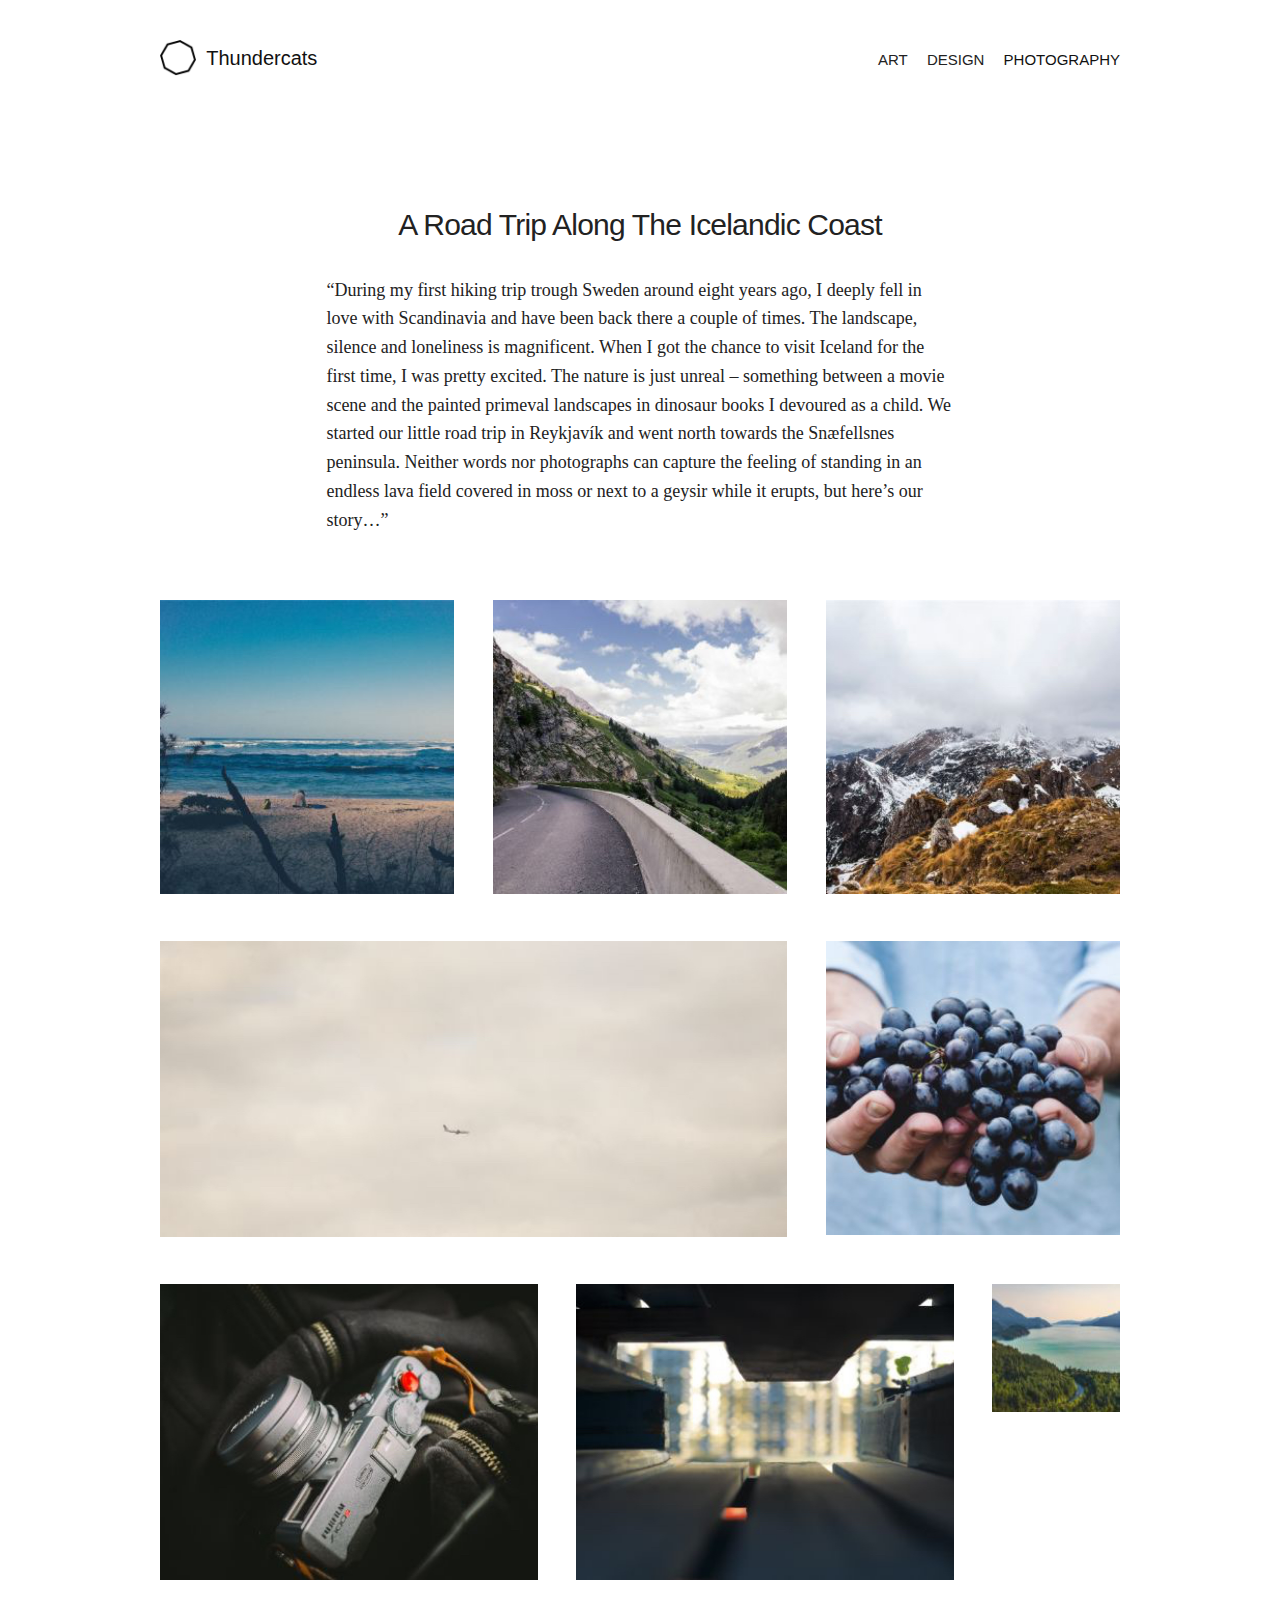
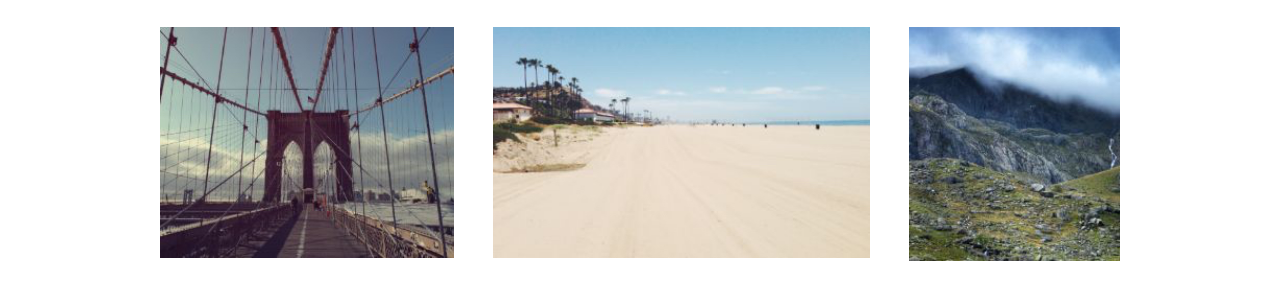
<file: index.html>
<!DOCTYPE html>
<html lang="en">
<head>

  <!-- Basic Page Needs
  –––––––––––––––––––––––––––––––––––––––––––––––––– -->
  <meta charset="utf-8">
  <title>Digital Publishing I - Übung 5</title>
  <meta name="description" content="">
  <meta name="author" content="">

  <!-- Mobile Specific Metas
  –––––––––––––––––––––––––––––––––––––––––––––––––– -->
  <meta name="viewport" content="width=device-width, initial-scale=1">


  <!-- CSS
  –––––––––––––––––––––––––––––––––––––––––––––––––– -->
  <link rel="stylesheet" href="css/normalize.css">
  <link rel="stylesheet" href="css/skeleton.css">

  <!-- Favicon
  –––––––––––––––––––––––––––––––––––––––––––––––––– -->
  <link rel="icon" type="image/png" href="images/favicon.png">

</head>
<body>

  <!-- ******** Navigation ******** -->

  <div class="container">
    <div class="row">

      <a href="index.html">
        <div id="logo" class="six columns" >
          <img src="images/logo.png" id="logo-img" />
          <p id="logo-text">Thundercats</p>
        </div>
      </a>

      <div id="navigation" class="six columns" >
        <ul>
          <li>ART</li>
          <li>DESIGN</li>
          <li><a href="photography.html">PHOTOGRAPHY</a></li>
        </ul>
      </div>

    </div>
  </div>



  <!-- ******** Headerbereich mit Text ******** -->

  <div class="container">
    <div class="row">

      <div class="twelve columns headline">
        <h4>A Road Trip Along The Icelandic Coast</h4>
      </div>

      <div class="eight columns offset-by-two" >
        <p class="trip_description">“During my first hiking trip trough Sweden around eight years ago, I deeply fell in love with Scandinavia and have been back there a couple of times. The landscape, silence and loneliness is magnificent. When I got the chance to visit Iceland for the first time, I was pretty excited. The nature is just unreal – something between a movie scene and the painted primeval landscapes in dinosaur books I devoured as a child.
          We started our little road trip in Reykjavík and went north towards the Snæfellsnes peninsula. Neither words nor photographs can capture the feeling of standing in an endless lava field covered in moss or next to a geysir while it erupts, but here’s our story…”
        </p>
      </div>
    </div>


    <!-- ******** Bildergalerie ******** -->

    <div class="row content">
      <div class="four columns">
        <img src="images/seite_1_1_1.jpg" class="u-full-width" />
      </div>
      <div class="four columns">
        <img src="images/seite_1_1_2.jpg" class="u-full-width" />
      </div>
      <div class="four columns">
        <img src="images/seite_1_1_3.jpg" class="u-full-width" />
      </div>
    </div>


    <div class="row">
      <div class="eight columns">
        <img src="images/seite_1_2_1.jpg" class="u-full-width" />
      </div>
      <div class="four columns">
        <img src="images/seite_1_2_2.jpg" class="u-full-width" />
      </div>
    </div>


    <div class="row">
      <div class="five columns">
        <img src="images/seite_1_3_1.jpg" class="u-full-width" />
      </div>
      <div class="five columns">
        <img src="images/seite_1_3_2.jpg" class="u-full-width" />
      </div>
      <div class="two columns">
        <img src="images/seite_1_3_3.jpg" class="u-full-width" />
      </div>
    </div>


    <div class="row">
      <div class="four columns">
        <img src="images/seite_1_4_1.jpg" class="u-full-width" />
      </div>
      <div class="five columns">
        <img src="images/seite_1_4_2.jpg" class="u-full-width" />
      </div>
      <div class="three columns">
        <img src="images/seite_1_4_3.jpg" class="u-full-width" />
      </div>
    </div>

  </div>

</body>
</html>
</file>
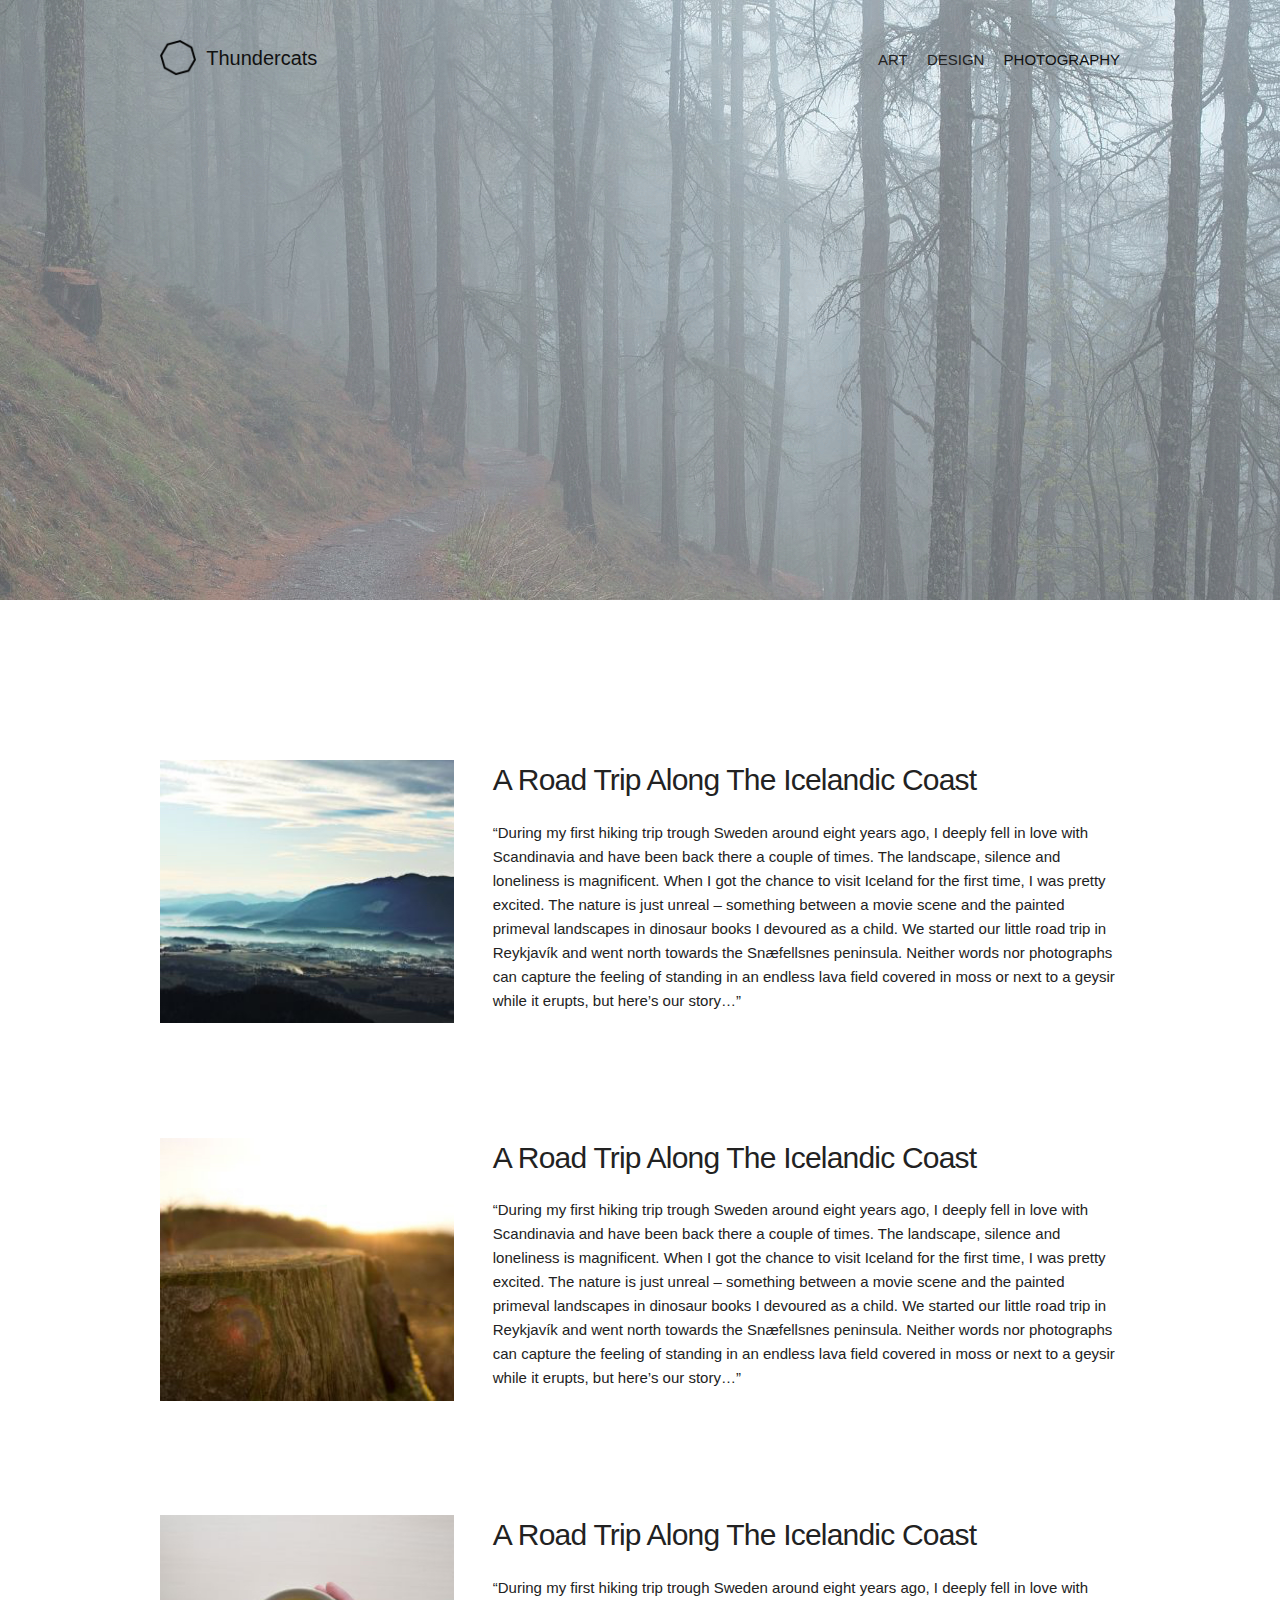
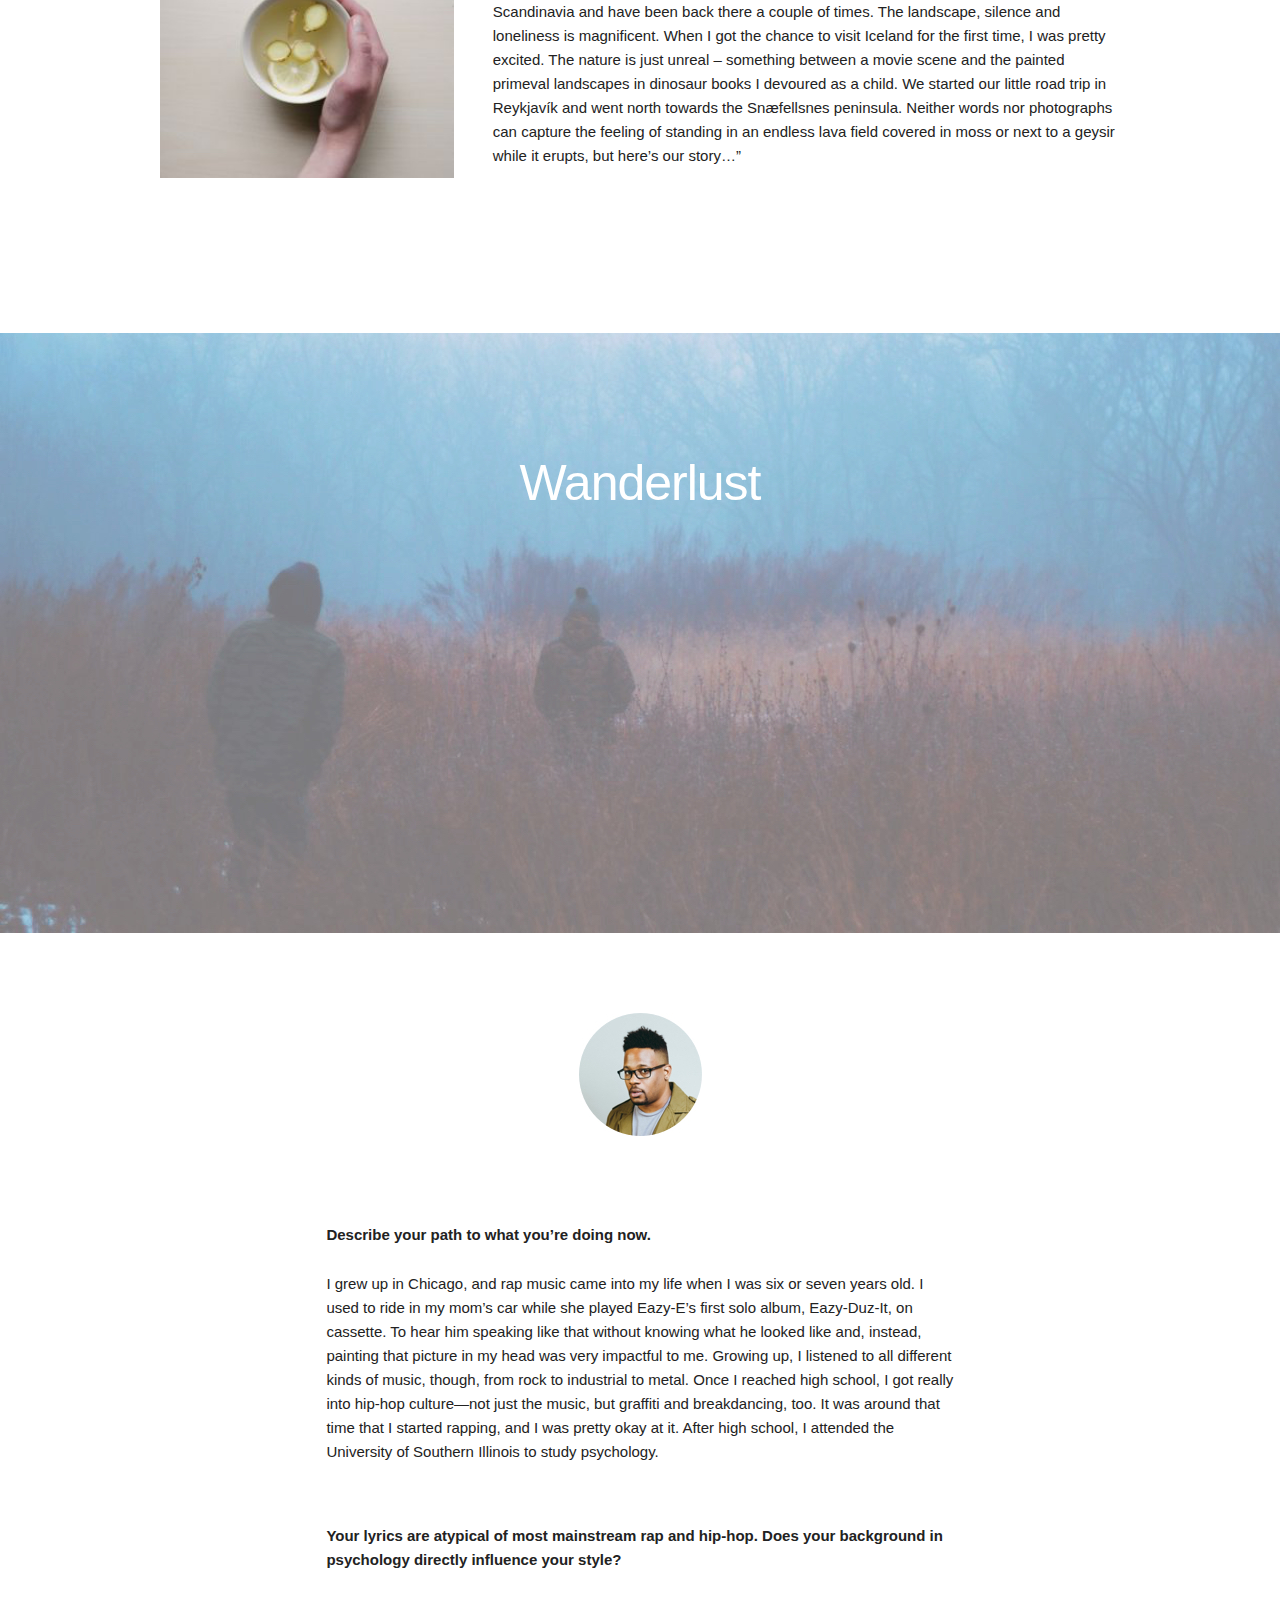
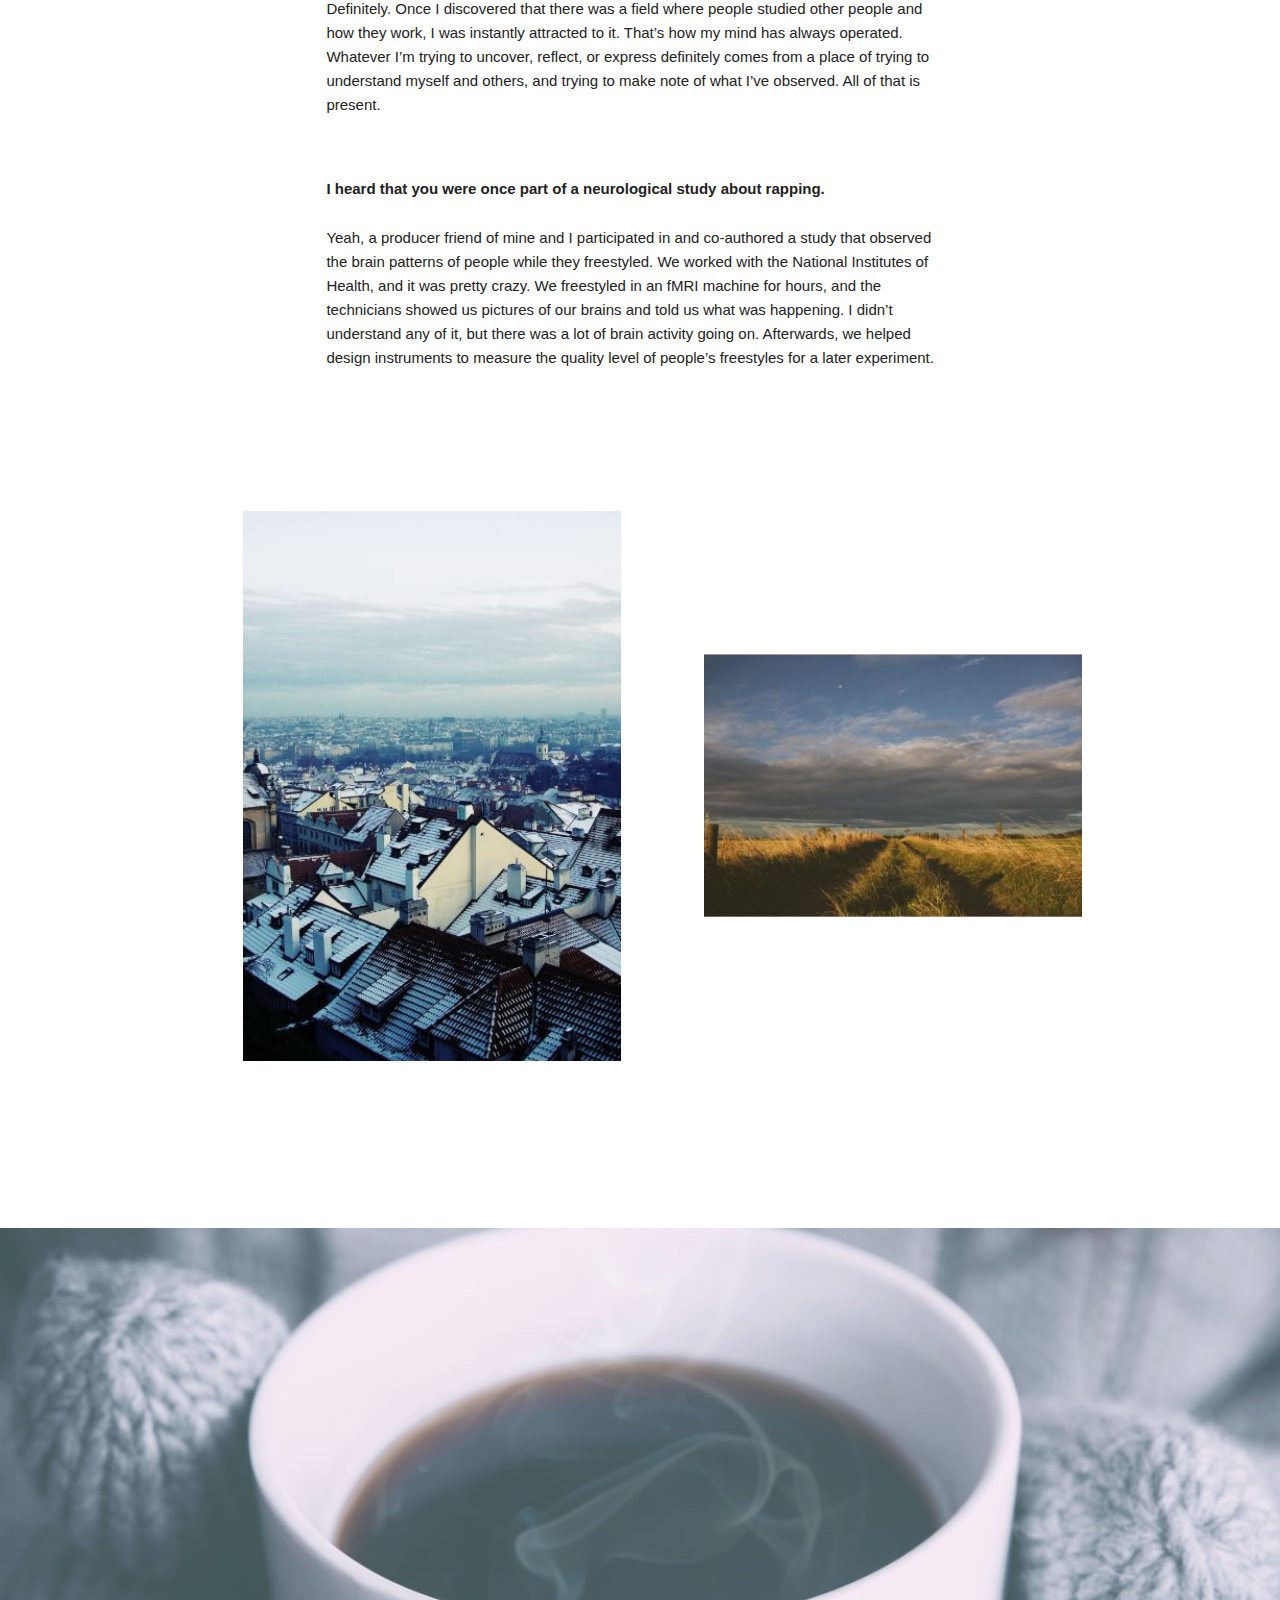
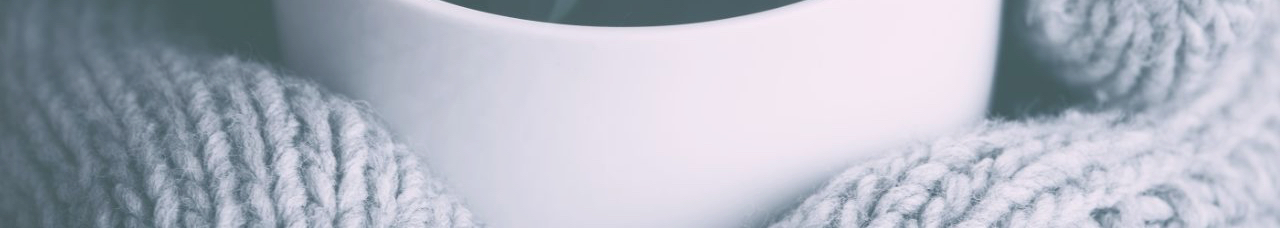
<file: photography.html>
<!DOCTYPE html>
<html lang="en">
<head>

  <!-- Basic Page Needs
  –––––––––––––––––––––––––––––––––––––––––––––––––– -->
  <meta charset="utf-8">
  <title>Digital Publishing I - Übung 5</title>
  <meta name="description" content="">
  <meta name="author" content="">

  <!-- Mobile Specific Metas
  –––––––––––––––––––––––––––––––––––––––––––––––––– -->
  <meta name="viewport" content="width=device-width, initial-scale=1">


  <!-- CSS
  –––––––––––––––––––––––––––––––––––––––––––––––––– -->
  <link rel="stylesheet" href="css/normalize.css">
  <link rel="stylesheet" href="css/skeleton.css">

  <!-- Favicon
  –––––––––––––––––––––––––––––––––––––––––––––––––– -->
  <link rel="icon" type="image/png" href="images/favicon.png">

</head>
<body>


  <!-- ******** Headerbereich mit Navigation ******** -->

  <div id="header-image" class="banner">
    <div class="container">
      <div class="row">
        <a href="index.html">
          <div id="logo" class="six columns" >
            <img src="images/logo.png" id="logo-img" />
            <p id="logo-text">Thundercats</p>
          </div>
        </a>
        <div id="navigation" class="six columns" >
          <ul>
            <li>ART</li>
            <li>DESIGN</li>
            <li><a href="photography.html">PHOTOGRAPHY</a></li>
          </ul>
        </div>
      </div>
    </div>
  </div>



  <!-- ******** Blog Bereich ******** -->

  <div id="blog" class="container">

    <!-- # neuer Blogeintrag # -->
    <div class="row blog-entry">
      <div class="four columns">
        <img src="images/seite_2_1.jpg" class="u-full-width" />
      </div>
      <div class="eight columns blog-text">
        <h4>A Road Trip Along The Icelandic Coast</h4>
        <p>“During my first hiking trip trough Sweden around eight years ago, I deeply fell in love with Scandinavia and have been back there a couple of times. The landscape, silence and loneliness is magnificent. When I got the chance to visit Iceland for the first time, I was pretty excited. The nature is just unreal – something between a movie scene and the painted primeval landscapes in dinosaur books I devoured as a child.
          We started our little road trip in Reykjavík and went north towards the Snæfellsnes peninsula. Neither words nor photographs can capture the feeling of standing in an endless lava field covered in moss or next to a geysir while it erupts, but here’s our story…”
        </p>
      </div>
    </div>


    <!-- # neuer Blogeintrag # -->
    <div class="row blog-entry">
      <div class="four columns">
        <img src="images/seite_2_2.jpg" class="u-full-width" />
      </div>
      <div class="eight columns blog-text">
        <h4>A Road Trip Along The Icelandic Coast</h4>
        <p>“During my first hiking trip trough Sweden around eight years ago, I deeply fell in love with Scandinavia and have been back there a couple of times. The landscape, silence and loneliness is magnificent. When I got the chance to visit Iceland for the first time, I was pretty excited. The nature is just unreal – something between a movie scene and the painted primeval landscapes in dinosaur books I devoured as a child.
          We started our little road trip in Reykjavík and went north towards the Snæfellsnes peninsula. Neither words nor photographs can capture the feeling of standing in an endless lava field covered in moss or next to a geysir while it erupts, but here’s our story…”
        </p>
      </div>
    </div>


    <!-- # neuer Blogeintrag # -->
    <div class="row blog-entry">
      <div class="four columns">
        <img src="images/seite_2_3.jpg" class="u-full-width" />
      </div>
      <div class="eight columns blog-text">
        <h4>A Road Trip Along The Icelandic Coast</h4>
        <p>“During my first hiking trip trough Sweden around eight years ago, I deeply fell in love with Scandinavia and have been back there a couple of times. The landscape, silence and loneliness is magnificent. When I got the chance to visit Iceland for the first time, I was pretty excited. The nature is just unreal – something between a movie scene and the painted primeval landscapes in dinosaur books I devoured as a child.
          We started our little road trip in Reykjavík and went north towards the Snæfellsnes peninsula. Neither words nor photographs can capture the feeling of standing in an endless lava field covered in moss or next to a geysir while it erupts, but here’s our story…”
        </p>
      </div>
    </div>

  </div>



  <!-- ******** Wanderlust Banner ******** -->

  <div id="banner1" class="banner">
    <div class="container">
      <div class="row">
        <div class="twelve columns">
          <h1>Wanderlust</h1>
        </div>
      </div>
    </div>
  </div>



  <!-- ******** Interview Bereich ******** -->

  <div id="interview" class="container">

    <div class="row">
      <div class="twelve columns avatar">
        <img src="images/seite_2_avatar.jpg" />
      </div>
    </div>

    <div class="row">
      <div class="eight columns offset-by-two">
        <p class="question">Describe your path to what you’re doing now.</p>
        <p class="answer">I grew up in Chicago, and rap music came into my life when I was six or seven years old. I used to ride in my mom’s car while she played Eazy-E’s first solo album, Eazy-Duz-It, on cassette. To hear him speaking like that without knowing what he looked like and, instead, painting that picture in my head was very impactful to me.
          Growing up, I listened to all different kinds of music, though, from rock to industrial to metal. Once I reached high school, I got really into hip-hop culture—not just the music, but graffiti and breakdancing, too. It was around that time that I started rapping, and I was pretty okay at it.
          After high school, I attended the University of Southern Illinois to study psychology.</p>

        <p class="question">Your lyrics are atypical of most mainstream rap and hip-hop. Does your background in psychology directly influence your style? </p>
        <p class="answer">Definitely. Once I discovered that there was a field where people studied other people and how they work, I was instantly attracted to it. That’s how my mind has always operated. Whatever I’m trying to uncover, reflect, or express definitely comes from a place of trying to understand myself and others, and trying to make note of what I’ve observed. All of that is present.

        <p class="question">I heard that you were once part of a neurological study about rapping. </p>
        <p class="answer">Yeah, a producer friend of mine and I participated in and co-authored a study that observed the brain patterns of people while they freestyled. We worked with the National Institutes of Health, and it was pretty crazy. We freestyled in an fMRI machine for hours, and the technicians showed us pictures of our brains and told us what was happening. I didn’t understand any of it, but there was a lot of brain activity going on. Afterwards, we helped design instruments to measure the quality level of people’s freestyles for a later experiment.</p>
        </p>
      </div>
    </div>
  </div>



  <!-- ******** Bildergalerie ******** -->

  <div id="gallery" class="container">
    <div class="row">
      <div class="five columns offset-by-one">
        <img src="images/seite_2_4.jpg" class="u-full-width" />
      </div>
      <div class="five columns offset-by-one " >
        <img src="images/seite_2_5.jpg" class="u-full-width vertikal-zentriert" />
      </div>
    </div>
  </div>



  <!-- ******** Footer Banner ******** -->  

  <div id="banner2" class="banner">
  </div>

</body>
</html>
</file>
<file: css/skeleton.css>
/*
* Skeleton V2.0.4
* Copyright 2014, Dave Gamache
* www.getskeleton.com
* Free to use under the MIT license.
* http://www.opensource.org/licenses/mit-license.php
* 12/29/2014
*/


/* Table of contents
––––––––––––––––––––––––––––––––––––––––––––––––––
- Grid
- Base Styles
- Typography
- Links
- Buttons
- Forms
- Lists
- Code
- Tables
- Spacing
- Utilities
- Clearing
- Media Queries
*/


/* Grid
–––––––––––––––––––––––––––––––––––––––––––––––––– */
.container {
  position: relative;
  width: 100%;
  max-width: 960px;
  margin: 0 auto;
  padding: 0 20px;
  box-sizing: border-box;
  }
.column,
.columns {
  width: 100%;
  float: left;
  box-sizing: border-box; }

/* For devices larger than 400px */
@media (min-width: 400px) {
  .container {
    width: 85%;
    padding: 0; }
}

/* For devices larger than 550px */
@media (min-width: 550px) {
  .container {
    width: 80%; }
  .column,
  .columns {
    margin-left: 4%; }
  .column:first-child,
  .columns:first-child {
    margin-left: 0; }

  .one.column,
  .one.columns                    { width: 4.66666666667%; }
  .two.columns                    { width: 13.3333333333%; }
  .three.columns                  { width: 22%;            }
  .four.columns                   { width: 30.6666666667%; }
  .five.columns                   { width: 39.3333333333%; }
  .six.columns                    { width: 48%;            }
  .seven.columns                  { width: 56.6666666667%; }
  .eight.columns                  { width: 65.3333333333%; }
  .nine.columns                   { width: 74.0%;          }
  .ten.columns                    { width: 82.6666666667%; }
  .eleven.columns                 { width: 91.3333333333%; }
  .twelve.columns                 { width: 100%; margin-left: 0; }

  .one-third.column               { width: 30.6666666667%; }
  .two-thirds.column              { width: 65.3333333333%; }

  .one-half.column                { width: 48%; }

  /* Offsets */
  .offset-by-one.column,
  .offset-by-one.columns          { margin-left: 8.66666666667%; }
  .offset-by-two.column,
  .offset-by-two.columns          { margin-left: 17.3333333333%; }
  .offset-by-three.column,
  .offset-by-three.columns        { margin-left: 26%;            }
  .offset-by-four.column,
  .offset-by-four.columns         { margin-left: 34.6666666667%; }
  .offset-by-five.column,
  .offset-by-five.columns         { margin-left: 43.3333333333%; }
  .offset-by-six.column,
  .offset-by-six.columns          { margin-left: 52%;            }
  .offset-by-seven.column,
  .offset-by-seven.columns        { margin-left: 60.6666666667%; }
  .offset-by-eight.column,
  .offset-by-eight.columns        { margin-left: 69.3333333333%; }
  .offset-by-nine.column,
  .offset-by-nine.columns         { margin-left: 78.0%;          }
  .offset-by-ten.column,
  .offset-by-ten.columns          { margin-left: 86.6666666667%; }
  .offset-by-eleven.column,
  .offset-by-eleven.columns       { margin-left: 95.3333333333%; }

  .offset-by-one-third.column,
  .offset-by-one-third.columns    { margin-left: 34.6666666667%; }
  .offset-by-two-thirds.column,
  .offset-by-two-thirds.columns   { margin-left: 69.3333333333%; }

  .offset-by-one-half.column,
  .offset-by-one-half.columns     { margin-left: 52%; }

}


/* Base Styles
–––––––––––––––––––––––––––––––––––––––––––––––––– */
/* NOTE
html is set to 62.5% so that all the REM measurements throughout Skeleton
are based on 10px sizing. So basically 1.5rem = 15px :) */
html {
  font-size: 62.5%; }
body {
  font-size: 1.5em; /* currently ems cause chrome bug misinterpreting rems on body element */
  line-height: 1.6;
  font-weight: 400;
  font-family: "HelveticaNeue", "Helvetica Neue", Helvetica, Arial, sans-serif;
  color: #222; }


/* Typography
–––––––––––––––––––––––––––––––––––––––––––––––––– */
h1, h2, h3, h4, h5, h6 {
  margin-top: 0;
  margin-bottom: 2rem;
  font-weight: 300; }
h1 { font-size: 4.0rem; line-height: 1.2;  letter-spacing: -.1rem;}
h2 { font-size: 3.6rem; line-height: 1.25; letter-spacing: -.1rem; }
h3 { font-size: 3.0rem; line-height: 1.3;  letter-spacing: -.1rem; }
h4 { font-size: 2.4rem; line-height: 1.35; letter-spacing: -.08rem; }
h5 { font-size: 1.8rem; line-height: 1.5;  letter-spacing: -.05rem; }
h6 { font-size: 1.5rem; line-height: 1.6;  letter-spacing: 0; }

/* Larger than phablet */
@media (min-width: 550px) {
  h1 { font-size: 5.0rem; }
  h2 { font-size: 4.2rem; }
  h3 { font-size: 3.6rem; }
  h4 { font-size: 3.0rem; }
  h5 { font-size: 2.4rem; }
  h6 { font-size: 1.5rem; }
}

p {
  margin-top: 0; }


/* Links
–––––––––––––––––––––––––––––––––––––––––––––––––– */
a {
  color: #111; text-decoration: none;}
a:hover {
  color: #111; text-decoration: line-through;}


/* Buttons
–––––––––––––––––––––––––––––––––––––––––––––––––– */
.button,
button,
input[type="submit"],
input[type="reset"],
input[type="button"] {
  display: inline-block;
  height: 38px;
  padding: 0 30px;
  color: #555;
  text-align: center;
  font-size: 11px;
  font-weight: 600;
  line-height: 38px;
  letter-spacing: .1rem;
  text-transform: uppercase;
  text-decoration: none;
  white-space: nowrap;
  background-color: transparent;
  border-radius: 4px;
  border: 1px solid #bbb;
  cursor: pointer;
  box-sizing: border-box; }
.button:hover,
button:hover,
input[type="submit"]:hover,
input[type="reset"]:hover,
input[type="button"]:hover,
.button:focus,
button:focus,
input[type="submit"]:focus,
input[type="reset"]:focus,
input[type="button"]:focus {
  color: #333;
  border-color: #888;
  outline: 0; }
.button.button-primary,
button.button-primary,
input[type="submit"].button-primary,
input[type="reset"].button-primary,
input[type="button"].button-primary {
  color: #FFF;
  background-color: #33C3F0;
  border-color: #33C3F0; }
.button.button-primary:hover,
button.button-primary:hover,
input[type="submit"].button-primary:hover,
input[type="reset"].button-primary:hover,
input[type="button"].button-primary:hover,
.button.button-primary:focus,
button.button-primary:focus,
input[type="submit"].button-primary:focus,
input[type="reset"].button-primary:focus,
input[type="button"].button-primary:focus {
  color: #FFF;
  background-color: #1EAEDB;
  border-color: #1EAEDB; }


/* Forms
–––––––––––––––––––––––––––––––––––––––––––––––––– */
input[type="email"],
input[type="number"],
input[type="search"],
input[type="text"],
input[type="tel"],
input[type="url"],
input[type="password"],
textarea,
select {
  height: 38px;
  padding: 6px 10px; /* The 6px vertically centers text on FF, ignored by Webkit */
  background-color: #fff;
  border: 1px solid #D1D1D1;
  border-radius: 4px;
  box-shadow: none;
  box-sizing: border-box; }
/* Removes awkward default styles on some inputs for iOS */
input[type="email"],
input[type="number"],
input[type="search"],
input[type="text"],
input[type="tel"],
input[type="url"],
input[type="password"],
textarea {
  -webkit-appearance: none;
     -moz-appearance: none;
          appearance: none; }
textarea {
  min-height: 65px;
  padding-top: 6px;
  padding-bottom: 6px; }
input[type="email"]:focus,
input[type="number"]:focus,
input[type="search"]:focus,
input[type="text"]:focus,
input[type="tel"]:focus,
input[type="url"]:focus,
input[type="password"]:focus,
textarea:focus,
select:focus {
  border: 1px solid #33C3F0;
  outline: 0; }
label,
legend {
  display: block;
  margin-bottom: .5rem;
  font-weight: 600; }
fieldset {
  padding: 0;
  border-width: 0; }
input[type="checkbox"],
input[type="radio"] {
  display: inline; }
label > .label-body {
  display: inline-block;
  margin-left: .5rem;
  font-weight: normal; }


/* Lists
–––––––––––––––––––––––––––––––––––––––––––––––––– */
ul {
  list-style: circle inside; }
ol {
  list-style: decimal inside; }
ol, ul {
  padding-left: 0;
  margin-top: 0; }
ul ul,
ul ol,
ol ol,
ol ul {
  margin: 1.5rem 0 1.5rem 3rem;
  font-size: 90%; }
li {
  margin-bottom: 1rem; margin-left: 1.5rem;
display: inline; }


/* Code
–––––––––––––––––––––––––––––––––––––––––––––––––– */
code {
  padding: .2rem .5rem;
  margin: 0 .2rem;
  font-size: 90%;
  white-space: nowrap;
  background: #F1F1F1;
  border: 1px solid #E1E1E1;
  border-radius: 4px; }
pre > code {
  display: block;
  padding: 1rem 1.5rem;
  white-space: pre; }


/* Tables
–––––––––––––––––––––––––––––––––––––––––––––––––– */
th,
td {
  padding: 12px 15px;
  text-align: left;
  border-bottom: 1px solid #E1E1E1; }
th:first-child,
td:first-child {
  padding-left: 0; }
th:last-child,
td:last-child {
  padding-right: 0; }


/* Spacing
–––––––––––––––––––––––––––––––––––––––––––––––––– */
button,
.button {
  margin-bottom: 1rem; }
input,
textarea,
select,
fieldset {
  margin-bottom: 1.5rem; }
pre,
blockquote,
dl,
figure,
table,
p,
ul,
ol,
form {
  margin-bottom: 2.5rem; }


/* Utilities
–––––––––––––––––––––––––––––––––––––––––––––––––– */
.u-full-width {
  width: 100%;
  box-sizing: border-box; }
.u-max-full-width {
  max-width: 100%;
  box-sizing: border-box; }
.u-pull-right {
  float: right; }
.u-pull-left {
  float: left; }


/* Misc
–––––––––––––––––––––––––––––––––––––––––––––––––– */
hr {
  margin-top: 3rem;
  margin-bottom: 3.5rem;
  border-width: 0;
  border-top: 1px solid #E1E1E1; }


/* Clearing
–––––––––––––––––––––––––––––––––––––––––––––––––– */

/* Self Clearing Goodness */
.container:after,
.row:after,
.u-cf {
  content: "";
  display: table;
  clear: both; }


/* Media Queries
–––––––––––––––––––––––––––––––––––––––––––––––––– */
/*
Note: The best way to structure the use of media queries is to create the queries
near the relevant code. For example, if you wanted to change the styles for buttons
on small devices, paste the mobile query code up in the buttons section and style it
there.
*/


#logo {
  text-align: center;
  margin-top: 2rem;
}

#logo-img {
  width: 36px;
  display: inline;
  margin-right: 6px;
  vertical-align: middle;
}

#logo-text {
  display: inline;
  font-size: 2rem;
  font-weight: 500;
  vertical-align: middle;
}

#navigation {
  text-align: center;
  margin-top: 2rem;
  margin-bottom: 4rem;
}

.trip_description {
  font-family: "Times", serif;
  font-size: 1.8rem;
}

.headline {
  text-align: center;
  margin-bottom: 1rem;
}

.content { margin-top: 8rem; }




/* *********** photography.html ********* */
.banner {
  position: relative;
  background-size: cover;
  background-position: bottom center;
  height: 300px;
}

.banner h1 {
  text-align: center;
  color: #ffffff;
  margin-top: 12rem;
}

#header-image {
  background-image: url('../images/seite_2_big_1.jpg');
}

#banner1 {
  background-image: url('../images/seite_2_big_2.jpg');
}

#banner2 {
  background-image: url('../images/seite_2_big_3.jpg');
  margin-top: 12rem;
}


#blog, #interview {
  margin-top: 8rem;
}

.blog-text {
  margin-top: 2rem;
}

.blog-entry {
  margin-bottom: 6rem;
}

.avatar {
  text-align: center;
  margin-bottom: 4rem;
}

.question {
  font-weight: 600;
}

.answer {
  margin-bottom: 6rem;
}

.vertikal-zentriert {
  background-color: red;
  position: relative;
}






/* Larger than mobile */
@media (min-width: 400px) { }


/* Larger than phablet (also point when grid becomes active) */
@media (min-width: 550px) {
  li {
    margin-left: 0.2rem;
  }

  #logo {
    text-align: left;
    margin-top: 0rem;
  }

  #navigation {
    text-align: right;
    line-height: 0.0rem;
    margin-top: 2rem;
  }

  .row {
    margin-top: 4rem;
    margin-bottom: 4rem;
  }

  #header-image .row {
    margin-top: 0;
    padding-top:4rem;
  }

  .banner { height: 600px; }

  .vertikal-zentriert {
    -webkit-transform: translateY(55%);
    -ms-transform: translateY(55%);
    transform: translateY(55%);
  }

  #blog { margin-top: 16rem; }

  .blog-text { margin-top: 0; }

  .blog-entry { margin-bottom: 10rem; }
}

/* Larger than tablet */
@media (min-width: 750px) {
  li { margin-left: 1.5rem; }
}

/* Larger than desktop */
@media (min-width: 1000px) {}

/* Larger than Desktop HD */
@media (min-width: 1200px) {}
</file>
